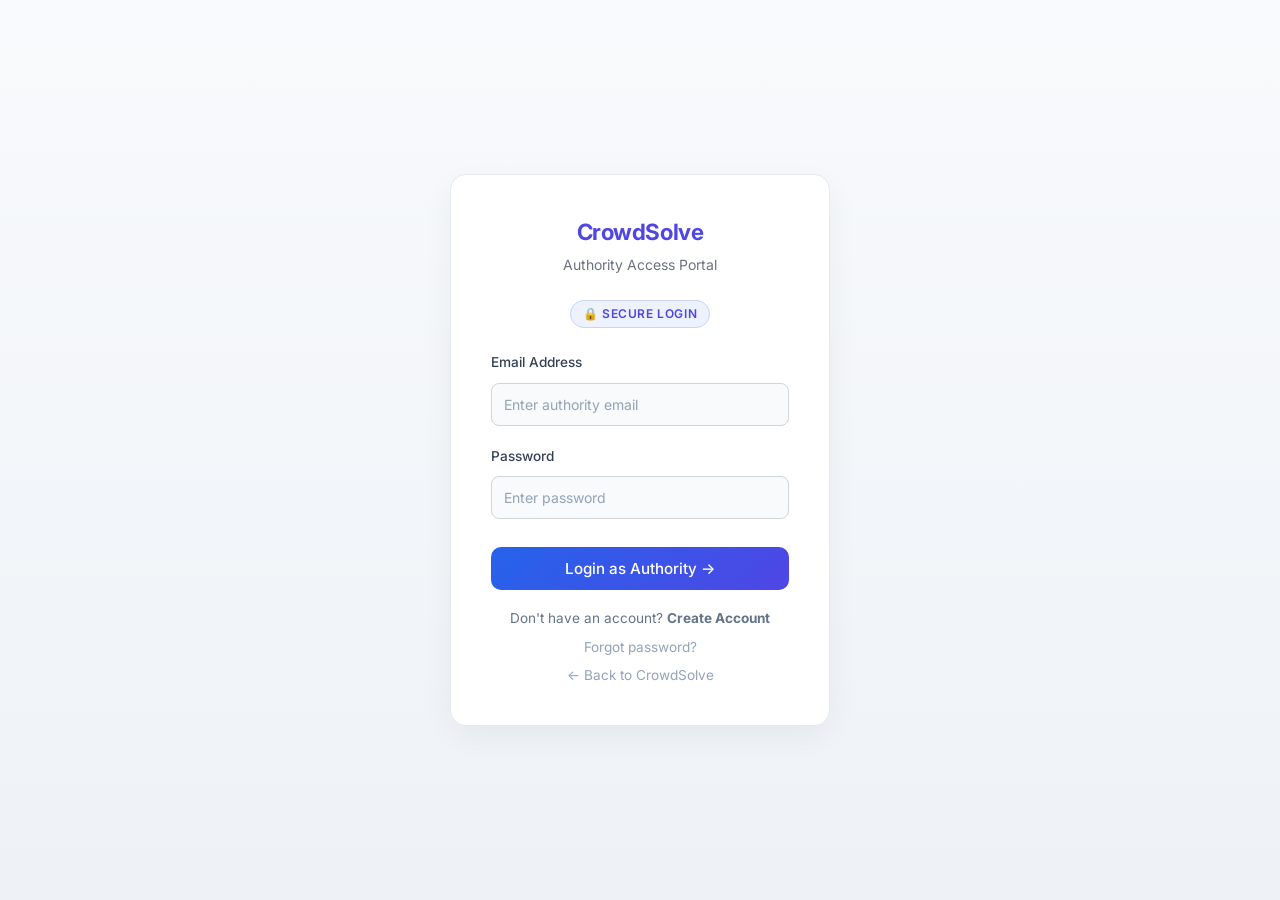
<file: frontend/authority_login.html>
<!DOCTYPE html>
<html lang="en">
<head>
    <meta charset="UTF-8">
    <meta name="viewport" content="width=device-width, initial-scale=1.0">
    <title>Authority Login - CrowdSolve</title>
    <link rel="stylesheet" href="style.css">
    <link href="https://fonts.googleapis.com/css2?family=Inter:wght@400;500;600&display=swap" rel="stylesheet">
    <style>
        body {
            font-family: 'Inter', sans-serif;
            background: linear-gradient(180deg, #f8fafc, #eef2f7);
            min-height: 100vh;
            display: flex;
            align-items: center;
            justify-content: center;
        }

        .login-card {
            background: white;
            padding: 40px;
            border-radius: 16px;
            width: 380px;
            border: 1px solid #e6eaf0;
            box-shadow: 0 10px 30px rgba(0,0,0,0.05);
        }

        .login-logo {
            font-size: 1.4rem;
            font-weight: 700;
            color: #4f46e5;
            text-align: center;
            margin-bottom: 6px;
            letter-spacing: -0.02em;
        }

        .login-subtitle {
            text-align: center;
            font-size: 14px;
            color: #6b7280;
            margin-bottom: 25px;
        }

        .login-field {
            margin-bottom: 4px;
        }

        .login-field label {
            display: block;
            font-size: 0.85rem;
            font-weight: 500;
            color: #334155;
            margin-bottom: 6px;
        }

        .login-field input {
            width: 100%;
            padding: 12px;
            border-radius: 8px;
            border: 1px solid #d1d5db;
            margin-top: 4px;
            margin-bottom: 16px;
            font-size: 14px;
            font-family: 'Inter', sans-serif;
            color: #0f172a;
            background: #f8fafc;
            outline: none;
            transition: border-color 0.2s ease, box-shadow 0.2s ease;
            box-sizing: border-box;
        }

        .login-field input:focus {
            border-color: #4f46e5;
            box-shadow: 0 0 0 3px rgba(79,70,229,0.12);
            background: white;
        }

        .login-field input::placeholder {
            color: #94a3b8;
        }

        .login-btn {
            width: 100%;
            padding: 12px;
            margin-top: 8px;
            background: linear-gradient(135deg, #2563eb, #4f46e5);
            color: white;
            border: none;
            border-radius: 10px;
            font-size: 0.95rem;
            font-weight: 500;
            cursor: pointer;
            font-family: 'Inter', sans-serif;
            transition: all 0.2s ease;
        }

        .login-btn:hover {
            transform: translateY(-1px);
            box-shadow: 0 8px 16px rgba(37,99,235,0.25);
        }

        .login-error {
            display: none;
            color: #dc2626;
            background: #fef2f2;
            border: 1px solid #fecaca;
            border-radius: 8px;
            padding: 10px 14px;
            font-size: 0.85rem;
            margin-top: 14px;
            text-align: center;
        }

        .back-link {
            display: block;
            text-align: center;
            margin-top: 20px;
            font-size: 0.85rem;
            color: #64748b;
            text-decoration: none;
            transition: color 0.2s;
        }

        .back-link:hover {
            color: #4f46e5;
        }

        .badge-authority {
            display: flex;
            align-items: center;
            justify-content: center;
            gap: 6px;
            margin-bottom: 24px;
        }

        .badge-authority span {
            font-size: 0.75rem;
            font-weight: 600;
            color: #4f46e5;
            background: #eef2ff;
            border: 1px solid #c7d2fe;
            padding: 4px 12px;
            border-radius: 999px;
            letter-spacing: 0.05em;
            text-transform: uppercase;
        }
    </style>

</head>
<body>
    <div class="login-card">
        <div class="login-logo">CrowdSolve</div>
        <p class="login-subtitle">Authority Access Portal</p>

        <div class="badge-authority">
            <span>🔒 Secure Login</span>
        </div>

        <div class="login-field">
            <label for="username">Email Address</label>
            <input type="email" id="username" placeholder="Enter authority email" autocomplete="off">
        </div>

        <div class="login-field">
            <label for="password">Password</label>
            <input type="password" id="password" placeholder="Enter password">
        </div>

        <button class="login-btn" id="loginBtn">Login as Authority →</button>

        <div class="login-error" id="loginError">
            ❌ Invalid email or password. Please try again.
        </div>

        <a href="authority_signup.html" class="back-link" style="margin-top:18px;">Don't have an account? <strong>Create Account</strong></a>
        <a href="forgot_password.html" class="back-link" style="margin-top:8px; color:#94a3b8;">Forgot password?</a>
        <a href="index.html" class="back-link" style="margin-top:8px; color:#94a3b8;">← Back to CrowdSolve</a>
    </div>

    <script>
        // If already logged in, redirect to dashboard
        if (localStorage.getItem("authority_logged_in") === "true") {
            window.location.href = "dashboard.html";
        }

        document.getElementById("loginBtn").addEventListener("click", async function () {
            const email = document.getElementById("username").value.trim();
            const password = document.getElementById("password").value.trim();
            const errorEl = document.getElementById("loginError");
            errorEl.style.display = "none";

            if (!email || !password) {
                errorEl.style.display = "block";
                return;
            }

            try {
                const response = await fetch("http://127.0.0.1:8000/authority/login", {
                    method: "POST",
                    headers: { "Content-Type": "application/json" },
                    body: JSON.stringify({ email, password })
                });

                const data = await response.json();

                if (response.ok && data.success) {
                    localStorage.setItem("authority_logged_in", "true");
                    localStorage.setItem("authority_name", data.name);
                    localStorage.setItem("authority_email", data.email);
                    localStorage.setItem("authority_department", data.department);
                    window.location.href = "dashboard.html";
                } else {
                    errorEl.style.display = "block";
                    document.getElementById("password").value = "";
                }
            } catch (err) {
                errorEl.textContent = "❌ Could not connect to the server.";
                errorEl.style.display = "block";
            }
        });

        // Allow pressing Enter to submit
        document.addEventListener("keydown", function (e) {
            if (e.key === "Enter") {
                document.getElementById("loginBtn").click();
            }
        });
    </script>
</body>
</html>
</file>
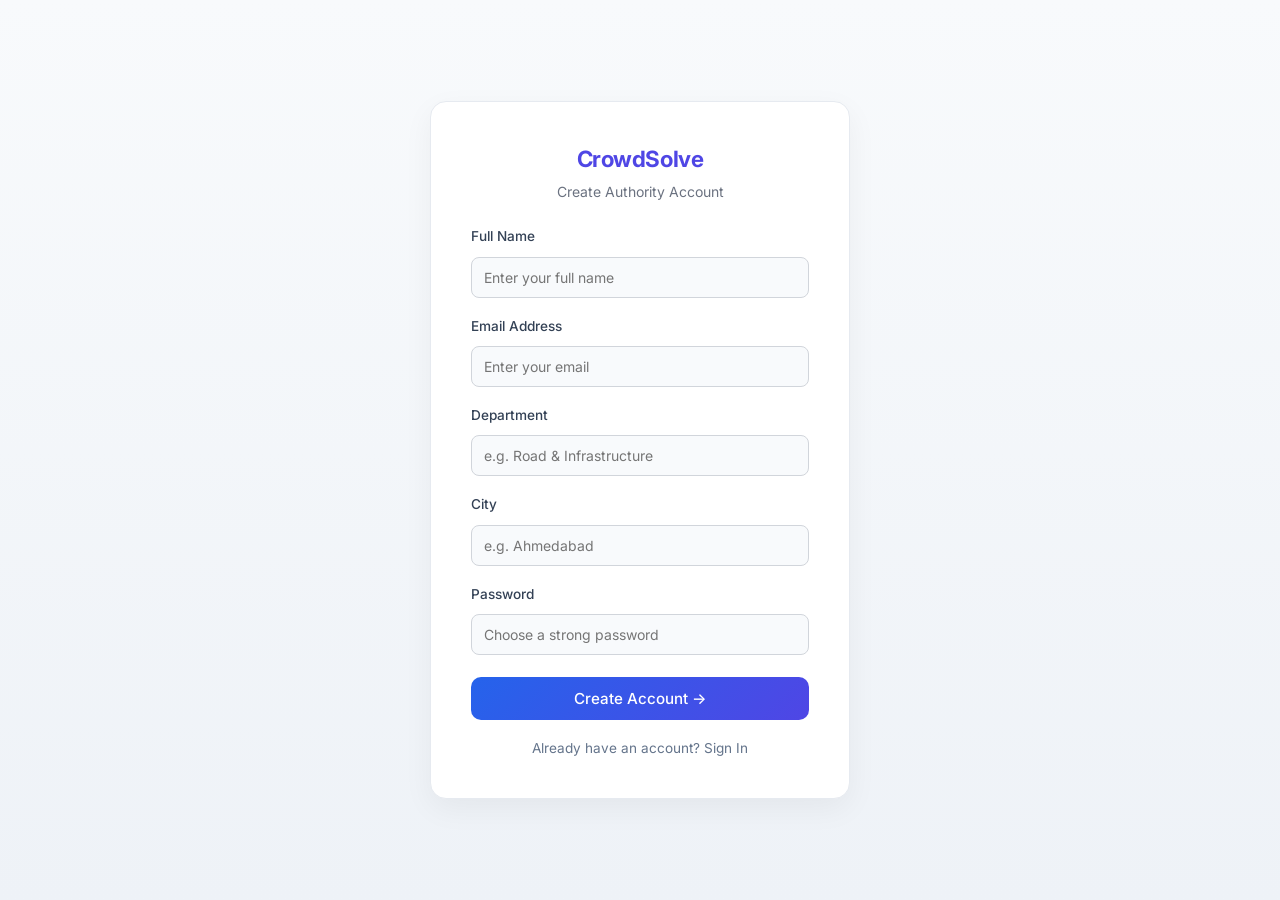
<file: frontend/authority_signup.html>
<!DOCTYPE html>
<html lang="en">
<head>
    <meta charset="UTF-8">
    <meta name="viewport" content="width=device-width, initial-scale=1.0">
    <title>Create Authority Account - CrowdSolve</title>
    <link rel="stylesheet" href="style.css">
    <link href="https://fonts.googleapis.com/css2?family=Inter:wght@400;500;600&display=swap" rel="stylesheet">
    <style>
        body {
            font-family: 'Inter', sans-serif;
            background: linear-gradient(180deg, #f8fafc, #eef2f7);
            min-height: 100vh;
            display: flex;
            align-items: center;
            justify-content: center;
        }
        .login-card {
            background: white;
            padding: 40px;
            border-radius: 16px;
            width: 420px;
            border: 1px solid #e6eaf0;
            box-shadow: 0 10px 30px rgba(0,0,0,0.05);
        }
        .login-logo { font-size: 1.4rem; font-weight: 700; color: #4f46e5; text-align: center; margin-bottom: 6px; letter-spacing: -0.02em; }
        .login-subtitle { text-align: center; font-size: 14px; color: #6b7280; margin-bottom: 24px; }
        .login-field { margin-bottom: 4px; }
        .login-field label { display: block; font-size: 0.85rem; font-weight: 500; color: #334155; margin-bottom: 6px; }
        .login-field input, .login-field select {
            width: 100%; padding: 11px 12px; border-radius: 8px; border: 1px solid #d1d5db;
            margin-top: 4px; margin-bottom: 14px; font-size: 14px; font-family: 'Inter', sans-serif;
            color: #0f172a; background: #f8fafc; outline: none; box-sizing: border-box;
            transition: border-color 0.2s ease, box-shadow 0.2s ease;
        }
        .login-field input:focus, .login-field select:focus {
            border-color: #4f46e5; box-shadow: 0 0 0 3px rgba(79,70,229,0.12); background: white;
        }
        .login-btn {
            width: 100%; padding: 12px; margin-top: 4px;
            background: linear-gradient(135deg, #2563eb, #4f46e5); color: white; border: none;
            border-radius: 10px; font-size: 0.95rem; font-weight: 500; cursor: pointer;
            font-family: 'Inter', sans-serif; transition: all 0.2s ease;
        }
        .login-btn:hover { transform: translateY(-1px); box-shadow: 0 8px 16px rgba(37,99,235,0.25); }
        .login-error {
            display: none; color: #dc2626; background: #fef2f2; border: 1px solid #fecaca;
            border-radius: 8px; padding: 10px 14px; font-size: 0.85rem; margin-top: 14px; text-align: center;
        }
        .login-success {
            display: none; color: #16a34a; background: #f0fdf4; border: 1px solid #bbf7d0;
            border-radius: 8px; padding: 10px 14px; font-size: 0.85rem; margin-top: 14px; text-align: center;
        }
        .back-link { display: block; text-align: center; margin-top: 18px; font-size: 0.85rem; color: #64748b; text-decoration: none; transition: color 0.2s; }
        .back-link:hover { color: #4f46e5; }
    </style>
</head>
<body>
    <div class="login-card">
        <div class="login-logo">CrowdSolve</div>
        <p class="login-subtitle">Create Authority Account</p>

        <div class="login-field">
            <label for="name">Full Name</label>
            <input type="text" id="name" placeholder="Enter your full name">
        </div>
        <div class="login-field">
            <label for="email">Email Address</label>
            <input type="email" id="email" placeholder="Enter your email">
        </div>
        <div class="login-field">
            <label for="department">Department</label>
            <input type="text" id="department" placeholder="e.g. Road &amp; Infrastructure">
        </div>
        <div class="login-field">
            <label for="city">City</label>
            <input type="text" id="city" placeholder="e.g. Ahmedabad">
        </div>
        <div class="login-field">
            <label for="password">Password</label>
            <input type="password" id="password" placeholder="Choose a strong password">
        </div>

        <button class="login-btn" id="signupBtn">Create Account →</button>

        <div class="login-error" id="signupError"></div>
        <div class="login-success" id="signupSuccess"></div>

        <a href="authority_login.html" class="back-link">Already have an account? Sign In</a>
    </div>

    <script src="script.js"></script>
</body>
</html>
</file>
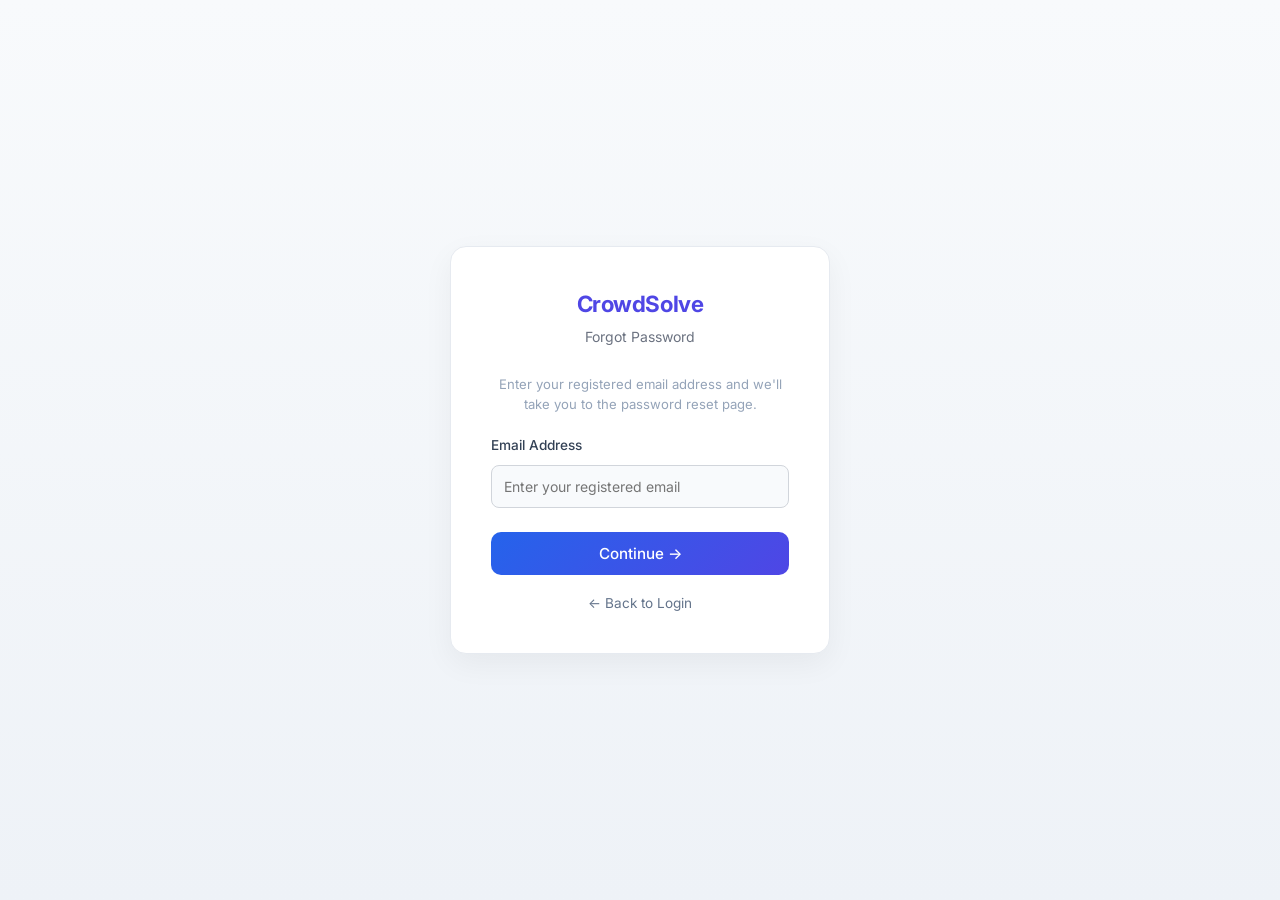
<file: frontend/forgot_password.html>
<!DOCTYPE html>
<html lang="en">
<head>
    <meta charset="UTF-8">
    <meta name="viewport" content="width=device-width, initial-scale=1.0">
    <title>Forgot Password - CrowdSolve</title>
    <link rel="stylesheet" href="style.css">
    <link href="https://fonts.googleapis.com/css2?family=Inter:wght@400;500;600&display=swap" rel="stylesheet">
    <style>
        body { font-family: 'Inter', sans-serif; background: linear-gradient(180deg, #f8fafc, #eef2f7); min-height: 100vh; display: flex; align-items: center; justify-content: center; }
        .login-card { background: white; padding: 40px; border-radius: 16px; width: 380px; border: 1px solid #e6eaf0; box-shadow: 0 10px 30px rgba(0,0,0,0.05); }
        .login-logo { font-size: 1.4rem; font-weight: 700; color: #4f46e5; text-align: center; margin-bottom: 6px; letter-spacing: -0.02em; }
        .login-subtitle { text-align: center; font-size: 14px; color: #6b7280; margin-bottom: 28px; }
        .login-field { margin-bottom: 4px; }
        .login-field label { display: block; font-size: 0.85rem; font-weight: 500; color: #334155; margin-bottom: 6px; }
        .login-field input { width: 100%; padding: 12px; border-radius: 8px; border: 1px solid #d1d5db; margin-top: 4px; margin-bottom: 16px; font-size: 14px; font-family: 'Inter', sans-serif; color: #0f172a; background: #f8fafc; outline: none; box-sizing: border-box; transition: border-color 0.2s ease; }
        .login-field input:focus { border-color: #4f46e5; box-shadow: 0 0 0 3px rgba(79,70,229,0.12); background: white; }
        .login-btn { width: 100%; padding: 12px; margin-top: 4px; background: linear-gradient(135deg, #2563eb, #4f46e5); color: white; border: none; border-radius: 10px; font-size: 0.95rem; font-weight: 500; cursor: pointer; font-family: 'Inter', sans-serif; transition: all 0.2s ease; }
        .login-btn:hover { transform: translateY(-1px); box-shadow: 0 8px 16px rgba(37,99,235,0.25); }
        .login-error { display: none; color: #dc2626; background: #fef2f2; border: 1px solid #fecaca; border-radius: 8px; padding: 10px 14px; font-size: 0.85rem; margin-top: 14px; text-align: center; }
        .back-link { display: block; text-align: center; margin-top: 18px; font-size: 0.85rem; color: #64748b; text-decoration: none; transition: color 0.2s; }
        .back-link:hover { color: #4f46e5; }
        .hint { font-size: 0.82rem; color: #94a3b8; text-align: center; margin-bottom: 20px; }
    </style>
</head>
<body>
    <div class="login-card">
        <div class="login-logo">CrowdSolve</div>
        <p class="login-subtitle">Forgot Password</p>
        <p class="hint">Enter your registered email address and we'll take you to the password reset page.</p>

        <div class="login-field">
            <label for="email">Email Address</label>
            <input type="email" id="email" placeholder="Enter your registered email">
        </div>

        <button class="login-btn" id="continueBtn">Continue →</button>
        <div class="login-error" id="fpError"></div>

        <a href="authority_login.html" class="back-link">← Back to Login</a>
    </div>

    <script>
        document.getElementById("continueBtn").addEventListener("click", async function () {
            const email = document.getElementById("email").value.trim();
            const errorEl = document.getElementById("fpError");
            errorEl.style.display = "none";

            if (!email) {
                errorEl.textContent = "Please enter your email address.";
                errorEl.style.display = "block";
                return;
            }

            try {
                const response = await fetch("http://127.0.0.1:8000/authority/check-email", {
                    method: "POST",
                    headers: { "Content-Type": "application/json" },
                    body: JSON.stringify({ email, password: "" })
                });

                if (response.ok) {
                    window.location.href = `reset_password.html?email=${encodeURIComponent(email)}`;
                } else {
                    errorEl.textContent = "❌ No authority account found with this email.";
                    errorEl.style.display = "block";
                }
            } catch (err) {
                errorEl.textContent = "❌ Could not connect to the server.";
                errorEl.style.display = "block";
            }
        });

        document.addEventListener("keydown", e => {
            if (e.key === "Enter") document.getElementById("continueBtn").click();
        });
    </script>
</body>
</html>
</file>
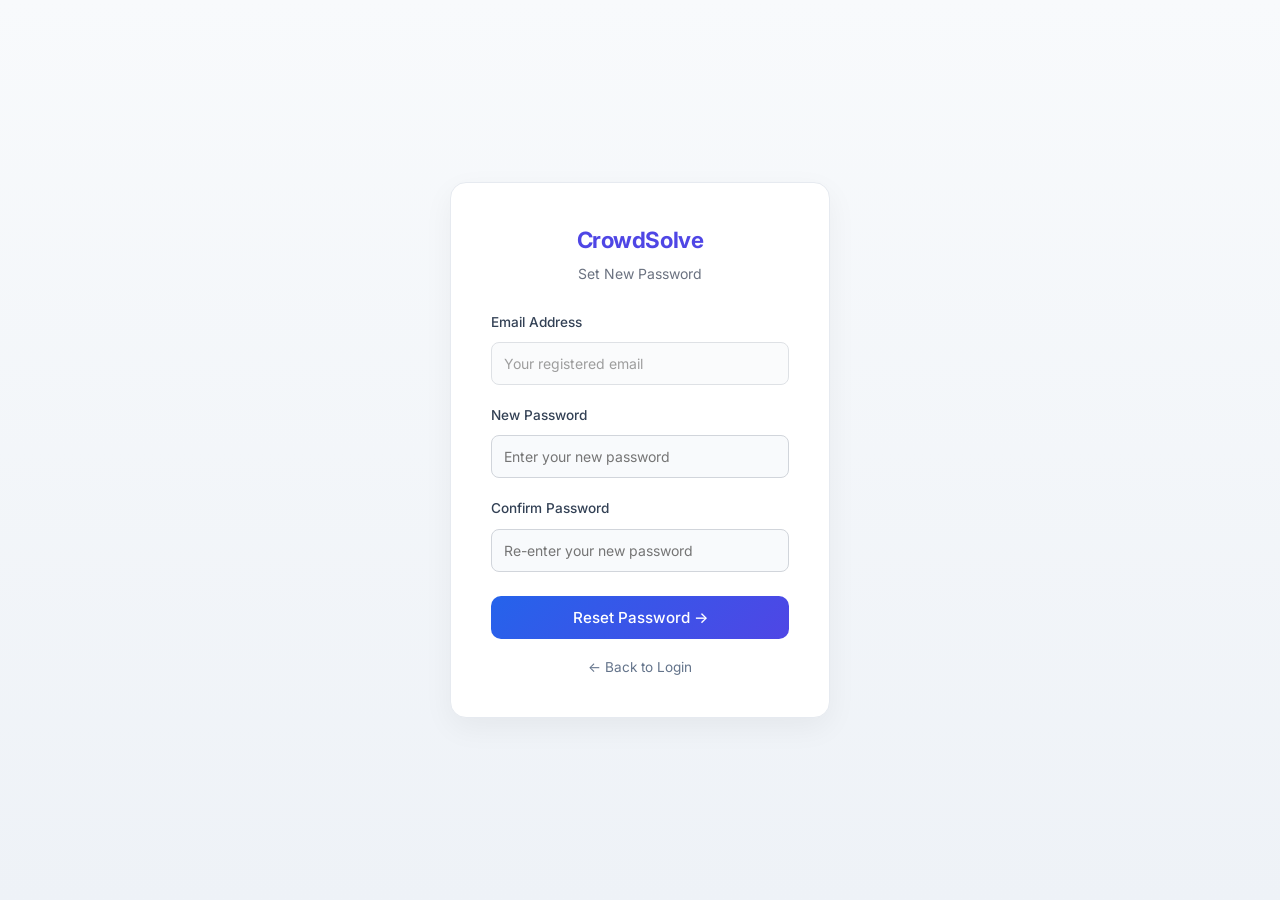
<file: frontend/reset_password.html>
<!DOCTYPE html>
<html lang="en">
<head>
    <meta charset="UTF-8">
    <meta name="viewport" content="width=device-width, initial-scale=1.0">
    <title>Reset Password - CrowdSolve</title>
    <link rel="stylesheet" href="style.css">
    <link href="https://fonts.googleapis.com/css2?family=Inter:wght@400;500;600&display=swap" rel="stylesheet">
    <style>
        body { font-family: 'Inter', sans-serif; background: linear-gradient(180deg, #f8fafc, #eef2f7); min-height: 100vh; display: flex; align-items: center; justify-content: center; }
        .login-card { background: white; padding: 40px; border-radius: 16px; width: 380px; border: 1px solid #e6eaf0; box-shadow: 0 10px 30px rgba(0,0,0,0.05); }
        .login-logo { font-size: 1.4rem; font-weight: 700; color: #4f46e5; text-align: center; margin-bottom: 6px; letter-spacing: -0.02em; }
        .login-subtitle { text-align: center; font-size: 14px; color: #6b7280; margin-bottom: 28px; }
        .login-field { margin-bottom: 4px; }
        .login-field label { display: block; font-size: 0.85rem; font-weight: 500; color: #334155; margin-bottom: 6px; }
        .login-field input { width: 100%; padding: 12px; border-radius: 8px; border: 1px solid #d1d5db; margin-top: 4px; margin-bottom: 16px; font-size: 14px; font-family: 'Inter', sans-serif; color: #0f172a; background: #f8fafc; outline: none; box-sizing: border-box; transition: border-color 0.2s ease; }
        .login-field input:focus { border-color: #4f46e5; box-shadow: 0 0 0 3px rgba(79,70,229,0.12); background: white; }
        .login-btn { width: 100%; padding: 12px; margin-top: 4px; background: linear-gradient(135deg, #2563eb, #4f46e5); color: white; border: none; border-radius: 10px; font-size: 0.95rem; font-weight: 500; cursor: pointer; font-family: 'Inter', sans-serif; transition: all 0.2s ease; }
        .login-btn:hover { transform: translateY(-1px); box-shadow: 0 8px 16px rgba(37,99,235,0.25); }
        .login-error { display: none; color: #dc2626; background: #fef2f2; border: 1px solid #fecaca; border-radius: 8px; padding: 10px 14px; font-size: 0.85rem; margin-top: 14px; text-align: center; }
        .login-success { display: none; color: #16a34a; background: #f0fdf4; border: 1px solid #bbf7d0; border-radius: 8px; padding: 10px 14px; font-size: 0.85rem; margin-top: 14px; text-align: center; }
        .back-link { display: block; text-align: center; margin-top: 18px; font-size: 0.85rem; color: #64748b; text-decoration: none; transition: color 0.2s; }
        .back-link:hover { color: #4f46e5; }
    </style>
</head>
<body>
    <div class="login-card">
        <div class="login-logo">CrowdSolve</div>
        <p class="login-subtitle">Set New Password</p>

        <div class="login-field">
            <label for="email">Email Address</label>
            <input type="email" id="email" placeholder="Your registered email" readonly style="opacity:0.7; cursor:not-allowed;">
        </div>
        <div class="login-field">
            <label for="new_password">New Password</label>
            <input type="password" id="new_password" placeholder="Enter your new password">
        </div>
        <div class="login-field">
            <label for="confirm_password">Confirm Password</label>
            <input type="password" id="confirm_password" placeholder="Re-enter your new password">
        </div>

        <button class="login-btn" id="resetBtn">Reset Password →</button>
        <div class="login-error" id="resetError"></div>
        <div class="login-success" id="resetSuccess"></div>

        <a href="authority_login.html" class="back-link">← Back to Login</a>
    </div>

    <script>
        // Pre-fill email from URL query param
        const params = new URLSearchParams(window.location.search);
        const email = params.get("email") || "";
        document.getElementById("email").value = email;

        document.getElementById("resetBtn").addEventListener("click", async function () {
            const email = document.getElementById("email").value.trim();
            const new_password = document.getElementById("new_password").value.trim();
            const confirm = document.getElementById("confirm_password").value.trim();
            const errorEl = document.getElementById("resetError");
            const successEl = document.getElementById("resetSuccess");

            errorEl.style.display = "none";
            successEl.style.display = "none";

            if (!new_password || !confirm) {
                errorEl.textContent = "Please fill in all fields.";
                errorEl.style.display = "block";
                return;
            }

            if (new_password !== confirm) {
                errorEl.textContent = "❌ Passwords do not match.";
                errorEl.style.display = "block";
                return;
            }

            try {
                const response = await fetch("http://127.0.0.1:8000/authority/reset-password", {
                    method: "POST",
                    headers: { "Content-Type": "application/json" },
                    body: JSON.stringify({ email, new_password })
                });

                const data = await response.json();

                if (response.ok) {
                    successEl.textContent = "✅ Password updated! Redirecting to login...";
                    successEl.style.display = "block";
                    setTimeout(() => window.location.href = "authority_login.html", 1800);
                } else {
                    errorEl.textContent = "❌ " + (data.detail || "Reset failed.");
                    errorEl.style.display = "block";
                }
            } catch (err) {
                errorEl.textContent = "❌ Could not connect to the server.";
                errorEl.style.display = "block";
            }
        });

        document.addEventListener("keydown", e => {
            if (e.key === "Enter") document.getElementById("resetBtn").click();
        });
    </script>
</body>
</html>
</file>
<file: frontend/style.css>
/* General */
* {
    margin: 0;
    padding: 0;
    box-sizing: border-box;
}

body {
    font-family: inherit;
    background: linear-gradient(180deg, #f8fafc 0%, #eef2f7 100%);
    color: #171717;
    line-height: 1.5;
    -webkit-font-smoothing: antialiased;
    overflow-x: hidden;
}

#particles-bg {
    position: fixed;
    width: 100%;
    height: 100%;
    top: 0;
    left: 0;
    z-index: -1;
}

.aurora {
    position: fixed;
    width: 100%;
    height: 100%;
    z-index: -3;
    background:
        radial-gradient(circle at 20% 30%, rgba(79,70,229,0.15), transparent 40%),
        radial-gradient(circle at 80% 70%, rgba(99,102,241,0.15), transparent 40%);
    filter: blur(80px);
    animation: auroraMove 12s ease-in-out infinite alternate;
}

@keyframes auroraMove {
    0% { transform: translateY(0px) }
    100% { transform: translateY(-60px) }
}

.grid-bg {
    position: fixed;
    top: 0;
    left: 0;
    width: 100%;
    height: 100%;
    z-index: -2;
    background-image:
        linear-gradient(rgba(99,102,241,0.08) 1px, transparent 1px),
        linear-gradient(90deg, rgba(99,102,241,0.08) 1px, transparent 1px);
    background-size: 60px 60px;
    mask-image: radial-gradient(circle at center, black 40%, transparent 90%);
    -webkit-mask-image: radial-gradient(circle at center, black 40%, transparent 90%);
    animation: gridMove 20s linear infinite;
}

@keyframes gridMove {
    0% {
        transform: translateY(0px);
    }
    100% {
        transform: translateY(60px);
    }
}



/* Navbar & Sidebar */
.app-layout {
    display: flex;
    min-height: 100vh;
}

.sidebar {
    width: 240px;
    background: linear-gradient(180deg,#0f172a,#1e293b);
    color: white;
    position: fixed;
    top: 0;
    left: 0;
    height: 100vh;
    padding: 2rem 1rem;
    display: flex;
    flex-direction: column;
    z-index: 1000;
}

.sidebar-logo {
    font-size: 1.15rem;
    font-weight: 600;
    text-decoration: none;
    color: white;
    margin-bottom: 2.5rem;
    letter-spacing: -0.01em;
    display: block;
    padding-left: 0.5rem;
}

.sidebar-nav {
    list-style: none;
    display: flex;
    flex-direction: column;
    gap: 0.5rem;
}

.sidebar-nav li a {
    color: #cbd5f5;
    text-decoration: none;
    font-weight: 500;
    font-size: 0.9rem;
    padding: 0.5rem 0.75rem;
    border-radius: 6px;
    display: block;
    transition: all 0.15s ease;
}

.sidebar-nav li a:hover,
.sidebar-nav li a.active {
    background: rgba(255,255,255,0.08);
    border-radius: 10px;
}

.main-content {
    flex: 1;
    margin-left: 240px;
    padding: 3rem 4rem;
    background-color: #fafafa;
    min-height: 100vh;
    max-width: 1200px;
}

/* Old Navbar (Keeping for Index Page only if needed, but making layout flexible) */
.navbar {
    background-color: #0f172a;
    display: flex;
    justify-content: space-between;
    align-items: center;
    padding: 1.25rem 5%;
    width: 100%;
}

.logo a {
    color: #ffffff;
    font-size: 1.5rem;
    font-weight: 700;
    text-decoration: none;
    letter-spacing: -0.025em;
}

.nav-links {
    list-style: none;
    display: flex;
    gap: 2rem;
}

.nav-links a {
    color: #cbd5e1;
    text-decoration: none;
    font-weight: 500;
    transition: color 0.2s ease;
}

.nav-links a:hover {
    color: #3b82f6;
}

/* Hero Section */
.hero {
    text-align: center;
    padding: 80px 20px 40px 20px;
    max-width: 800px;
    margin: 0 auto;
    animation: fadeIn 1.2s ease;
    position: relative;
    z-index: 2;
}

@keyframes fadeIn {
    0% { opacity: 0; transform: translateY(20px) }
    100% { opacity: 1; transform: translateY(0) }
}

.hero-card {
    background: transparent;
    backdrop-filter: none;
    border-radius: 0;
    padding: 0;
    box-shadow: none;
}

.hero h1 {
    font-size: 3.5rem;
    font-weight: 800;
    color: #0f172a;
    margin-bottom: 1.5rem;
    line-height: 1.1;
    letter-spacing: -0.025em;
    text-shadow: 0 5px 40px rgba(80,120,255,0.15);
}

.subheading {
    font-size: 1.25rem;
    color: #64748b;
    margin-bottom: 20px;
    max-width: 600px;
    margin-left: auto;
    margin-right: auto;
}

/* Buttons */
.cta-buttons {
    display: flex;
    justify-content: center;
    gap: 1rem;
}

.hero-btn {
    background: linear-gradient(135deg, #2563eb, #4f46e5);
    color: white;
    border: none;
    padding: 12px 24px;
    border-radius: 10px;
    font-weight: 500;
    transition: all .2s ease;
    text-decoration: none;
    display: inline-block;
    cursor: pointer;
}

.hero-btn:hover {
    transform: translateY(-2px);
    box-shadow: 0 10px 20px rgba(37,99,235,0.35);
}

.btn {
    display: inline-block;
    padding: 0.75rem 1.5rem;
    border-radius: 6px;
    font-weight: 500;
    text-decoration: none;
    transition: all 0.15s ease;
    cursor: pointer;
    font-size: 0.95rem;
}

.btn-primary {
    background-color: #171717;
    color: #ffffff;
    border: 1px solid #171717;
    box-shadow: 0 1px 2px rgba(0,0,0,0.05);
}

.btn-primary:hover {
    background-color: #333;
    border-color: #333;
}

.btn-secondary {
    background-color: transparent;
    color: #171717;
    border: 1px solid #eaeaea;
}

.btn-secondary:hover {
    background-color: #fafafa;
    border-color: #ddd;
}

/* Features Section */
.features {
    display: grid;
    grid-template-columns: repeat(3, 1fr);
    gap: 20px;
    padding: 60px 5% 6rem;
    max-width: 1400px;
    margin: 0 auto;
}

.feature-card {
    background-color: #ffffff;
    padding: 20px;
    border-radius: 1rem;
    box-shadow: 0 4px 6px -1px rgba(0, 0, 0, 0.05), 0 2px 4px -2px rgba(0, 0, 0, 0.05);
    transition: transform 0.3s ease, box-shadow 0.3s ease;
    border: 1px solid #f1f5f9;
}

.feature-card:hover {
    transform: translateY(-8px);
    box-shadow: 0 20px 25px -5px rgba(0, 0, 0, 0.1), 0 8px 10px -6px rgba(0, 0, 0, 0.1);
}

.feature-card h3 {
    color: #0f172a;
    font-size: 1.25rem;
    font-weight: 700;
    margin-bottom: 1rem;
}

.feature-card p {
    color: #64748b;
    line-height: 1.6;
}

/* Responsive */
@media (max-width: 768px) {
    .features {
        grid-template-columns: 1fr;
    }
    .hero h1 {
        font-size: 2.5rem;
    }
    .nav-links {
        display: none; /* Simple mobile nav hiding for now */
    }
}

/* --- Added for Form Pages (report.html & issues.html) --- */

.page-container {
    padding: 4rem 1rem;
    max-width: 800px;
    margin: 0 auto;
}

.form-card {
    background-color: #ffffff;
    padding: 3rem;
    border-radius: 1rem;
    box-shadow: 0 10px 15px -3px rgba(0, 0, 0, 0.1), 0 4px 6px -2px rgba(0, 0, 0, 0.05);
    border: 1px solid #e2e8f0;
}

.form-card h2 {
    font-size: 1.5rem;
    font-weight: 600;
    color: #171717;
    margin-bottom: 0.5rem;
    text-align: center;
    letter-spacing: -0.01em;
}

.form-subtitle {
    text-align: center;
    color: #64748b;
    margin-bottom: 2.5rem;
}

.form-group {
    margin-bottom: 1.5rem;
    display: flex;
    flex-direction: column;
}

.form-group label {
    font-weight: 600;
    color: #334155;
    margin-bottom: 0.5rem;
    font-size: 0.95rem;
}

.form-group input[type="text"],
.form-group textarea {
    width: 100%;
    padding: 0.875rem 1rem;
    border: 1px solid #cbd5e1;
    border-radius: 0.5rem;
    font-family: 'Inter', sans-serif;
    font-size: 1rem;
    color: #0f172a;
    transition: all 0.2s ease;
    background-color: #f8fafc;
}

.form-group input[type="text"]:focus,
.form-group textarea:focus {
    outline: none;
    border-color: #3b82f6;
    box-shadow: 0 0 0 3px rgba(59, 130, 246, 0.2);
    background-color: #ffffff;
}

.form-group input::placeholder,
.form-group textarea::placeholder {
    color: #94a3b8;
}

.file-input {
    padding: 0.5rem 0;
    color: #475569;
    font-size: 0.95rem;
}

.file-input::file-selector-button {
    font-weight: 500;
    color: #2563eb;
    background-color: #eff6ff;
    border: 1px solid #bfdbfe;
    padding: 0.5rem 1rem;
    border-radius: 0.375rem;
    cursor: pointer;
    transition: all 0.2s ease;
    margin-right: 1rem;
    font-family: inherit;
}

.file-input::file-selector-button:hover {
    background-color: #dbeafe;
}

.submit-btn {
    width: 100%;
    margin-top: 1rem;
    padding: 1rem;
    font-size: 1.1rem;
}

.nav-links a.active {
    color: #3b82f6;
}

/* Modal Styling */
.modal-overlay {
    position: fixed;
    top: 0;
    left: 0;
    width: 100%;
    height: 100%;
    background: rgba(15, 23, 42, 0.7);
    backdrop-filter: blur(5px);
    display: flex;
    justify-content: center;
    align-items: center;
    z-index: 2000;
    opacity: 0;
    visibility: hidden;
    transition: all 0.3s ease;
}

.modal-overlay.active {
    opacity: 1;
    visibility: visible;
}

.modal-content {
    background: #fff;
    padding: 1.5rem;
    border-radius: 16px;
    max-width: 600px;
    width: 90%;
    box-shadow: 0 20px 25px -5px rgba(0, 0, 0, 0.1), 0 8px 10px -6px rgba(0, 0, 0, 0.1);
    position: relative;
    transform: translateY(20px);
    transition: all 0.3s ease;
}

.modal-overlay.active .modal-content {
    transform: translateY(0);
}

.close-modal {
    position: absolute;
    top: 10px;
    right: 15px;
    font-size: 1.5rem;
    cursor: pointer;
    color: #64748b;
    transition: color 0.2s;
}

.close-modal:hover {
    color: #0f172a;
}

.modal-image {
    width: 100%;
    border-radius: 12px;
    max-height: 70vh;
    object-fit: contain;
}

/* --- Added for Issues Dashboard (issues.html) --- */

.dashboard-header {
    text-align: center;
    margin-bottom: 3rem;
}

.dashboard-recent {
    margin-top: 40px;
}

.issues-grid {
    display: grid;
    grid-template-columns: repeat(auto-fill, minmax(320px, 1fr));
    gap: 1.25rem;
}

.issue-card {
    background: white;
    border-radius: 16px;
    border: 1px solid #e6eaf0;
    box-shadow: 0 10px 30px rgba(0,0,0,0.05);
    padding: 20px;
    transition: all 0.25s ease;
    display: flex;
    flex-direction: column;
}

.issue-card:hover {
    transform: translateY(-6px);
    box-shadow: 0 20px 40px rgba(0,0,0,0.08);
}

.issue-header {
    display: flex;
    justify-content: space-between;
    align-items: flex-start;
    margin-bottom: 0.75rem;
    gap: 1rem;
}

.issue-title {
    font-size: 1rem;
    color: #171717;
    font-weight: 600;
    line-height: 1.3;
}

.status-badge {
    padding: 0.15rem 0.5rem;
    border-radius: 4px;
    font-size: 0.75rem;
    font-weight: 600;
    text-transform: uppercase;
    letter-spacing: 0.04em;
    white-space: nowrap;
}

.status-pending {
    background: #fef3c7;
    color: #92400e;
    padding: 4px 10px;
    border-radius: 999px;
}

.status-reported {
    background: #e2e8f0;
    color: #475569;
    padding: 4px 10px;
    border-radius: 999px;
}

.status-assigned {
    background: #dbeafe;
    color: #1e40af;
    padding: 4px 10px;
    border-radius: 999px;
}

.status-inprogress {
    background: #fef3c7;
    color: #92400e;
    padding: 4px 10px;
    border-radius: 999px;
}

.status-resolved {
    background: #dcfce7;
    color: #166534;
    padding: 4px 10px;
    border-radius: 999px;
}

.issue-location {
    font-size: 0.85rem;
    color: #666;
    margin-bottom: 0.75rem;
    display: flex;
    align-items: center;
    font-weight: 500;
}

.issue-description {
    color: #444;
    font-size: 0.9rem;
    line-height: 1.5;
    margin-top: auto; 
}

.support-count {
    display: inline-flex;
    align-items: center;
    gap: 4px;
    margin-top: 8px;
    font-size: 0.8rem;
    font-weight: 600;
    color: #4f46e5;
    background: #eef2ff;
    border: 1px solid #c7d2fe;
    border-radius: 999px;
    padding: 3px 10px;
    width: fit-content;
}


/* Filter Section */
.filters {
    display: flex;
    justify-content: center;
    gap: 10px;
    margin: 20px 0;
}

.filters button {
    padding: 6px 14px;
    border-radius: 6px;
    border: 1px solid #eaeaea;
    background: #ffffff;
    color: #666;
    font-weight: 500;
    font-size: 0.85rem;
    cursor: pointer;
    transition: all 0.15s ease;
}

.filters button:hover {
    background: #fafafa;
    color: #171717;
}

.filters button.active {
    background: #171717;
    color: white;
    border-color: #171717;
    box-shadow: 0 1px 2px rgba(0,0,0,0.05);
}

/* Statistics Section */
.stats {
    display: flex;
    justify-content: center;
    gap: 30px;
    margin-bottom: 30px;
    flex-wrap: wrap;
}

.stat-card {
    background: white;
    border-radius: 16px;
    border: 1px solid #e6eaf0;
    box-shadow: 0 10px 30px rgba(0,0,0,0.05);
    padding: 20px;
    text-align: left;
    min-width: 200px;
    transition: all 0.25s ease;
}

.stat-card:hover {
    transform: translateY(-6px);
    box-shadow: 0 20px 40px rgba(0,0,0,0.08);
}

.stat-card h3 {
    font-size: 28px;
    font-weight: 600;
    color: #171717;
    margin-bottom: 0.25rem;
    letter-spacing: -0.02em;
}

.stat-card p {
    color: #666;
    font-weight: 500;
    font-size: 0.85rem;
    text-transform: uppercase;
    letter-spacing: 0.05em;
}

/* Search Section */
.search-container {
    display: flex;
    justify-content: center;
    margin: 20px 0;
}

#issue-search {
    width: 400px;
    padding: 10px 15px;
    border-radius: 25px;
    border: 1px solid #d1d5db;
    outline: none;
    font-size: 14px;
    transition: box-shadow 0.2s ease;
}

#issue-search:focus {
    box-shadow: 0 0 0 3px rgba(37,99,235,0.2);
    border-color: #2563eb;
}

/* Analytics Chart */
.chart-container {
    display: flex;
    justify-content: center;
    align-items: center;
    width: 100%;
    max-width: 600px;
    margin: 40px auto;
    background: white;
    padding: 20px;
    border-radius: 16px;
    box-shadow: 0 8px 24px rgba(0,0,0,0.05);
    border: 1px solid #e5e7eb;
}

#issuesChart {
    max-width: 420px;
    max-height: 420px;
    margin: auto;
}

/* Map Section */
.map-container {
    width: 700px;
    margin: 40px auto;
    text-align: center;
}

#issuesMap {
    height: 70vh;
    border-radius: 12px;
    margin-top: 15px;
    box-shadow: 0 4px 12px rgba(0,0,0,0.08);
}

/* AI Analysis Labels */
.ai-analysis {
    display: flex;
    gap: 8px;
    margin-top: 12px;
    flex-wrap: wrap;
}

.ai-label {
    font-size: 0.75rem;
    color: #666;
    background: #fafafa;
    border: 1px solid #eaeaea;
    border-radius: 4px;
    padding: 2px 8px;
}

.ai-label strong {
    color: #171717;
    font-weight: 500;
}

/* AI Tag Styles */
.issue-category {
    font-weight: 600;
    color: #2563eb;
    margin-top: 5px;
}

.issue-severity {
    font-weight: 600;
}

.severity-high {
    color: #dc2626;
}

.severity-medium {
    color: #f59e0b;
}

.severity-low {
    color: #16a34a;
}

.evidence-btn {
    margin-top: 10px;
    background: #f1f5f9;
    color: #171717;
    border: 1px solid #e2e8f0;
    padding: 4px 12px;
    border-radius: 8px;
    cursor: pointer;
    font-size: 0.85rem;
    font-weight: 500;
    transition: all 0.15s ease;
}

.evidence-btn:hover {
    background: #e2e8f0;
    border-color: #cbd5e1;
}

.evidence-container {
    margin-top: 12px;
}

.issue-image {
    width: 100%;
    border-radius: 10px;
    max-height: 220px;
    object-fit: cover;
    border: 1px solid #e2e8f0;
}

/* Resolve Button Specifics */
.resolve-btn {
    background: linear-gradient(135deg, #2563eb, #4f46e5);
    color: white !important;
    border: none;
    border-radius: 10px;
    padding: 10px 18px;
    font-weight: 500;
    transition: all 0.2s ease;
    cursor: pointer;
}

.resolve-btn:hover {
    transform: translateY(-1px);
    box-shadow: 0 6px 16px rgba(37,99,235,0.4);
}

/* Status Timeline */
.status-timeline {
    display: flex;
    justify-content: space-between;
    align-items: center;
    margin: 15px 0;
    position: relative;
    padding: 0 10px;
}

.status-timeline::before {
    content: '';
    position: absolute;
    top: 50%;
    left: 10px;
    right: 10px;
    height: 2px;
    background: #e2e8f0;
    z-index: 1;
    transform: translateY(-50%);
}

.status-step {
    position: relative;
    z-index: 2;
    background: white;
    padding: 4px 10px;
    border-radius: 12px;
    font-size: 0.75rem;
    font-weight: 600;
    color: #94a3b8;
    border: 2px solid #e2e8f0;
    transition: all 0.3s ease;
}

.status-step.active {
    color: #2563eb;
    border-color: #2563eb;
    background: #eff6ff;
    box-shadow: 0 0 0 4px rgba(37,99,235,0.1);
}

.status-step.completed {
    color: #16a34a;
    border-color: #16a34a;
    background: #dcfce7;
}

/* How CrowdSolve Works Section */
.how-it-works {
    text-align: center;
    padding: 60px 20px;
    margin-top: -40px;
}

.how-it-works h2 {
    font-size: 32px;
    margin-bottom: 10px;
}

.section-subtitle {
    color: #6b7280;
    margin-bottom: 40px;
}

.steps {
    display: grid;
    grid-template-columns: repeat(3, 1fr);
    gap: 30px;
    max-width: 1000px;
    margin: auto;
}

.step {
    background: white;
    border-radius: 14px;
    padding: 25px;
    box-shadow: 0 10px 30px rgba(0,0,0,0.05);
}

.step-icon {
    font-size: 32px;
    margin-bottom: 10px;
}

/* ===== NOTIFICATION BELL ===== */
#notif-bell-container {
    position: fixed;
    top: 1rem;
    right: 1.5rem;
    z-index: 9999;
}

#notif-bell-btn {
    background: #fff;
    border: 1px solid #e2e8f0;
    border-radius: 50%;
    width: 44px;
    height: 44px;
    font-size: 1.3rem;
    cursor: pointer;
    box-shadow: 0 4px 12px rgba(0,0,0,0.10);
    position: relative;
    display: flex;
    align-items: center;
    justify-content: center;
    transition: transform 0.15s ease, box-shadow 0.15s ease;
}

#notif-bell-btn:hover {
    transform: scale(1.08);
    box-shadow: 0 8px 20px rgba(0,0,0,0.13);
}

#notif-badge {
    position: absolute;
    top: -4px;
    right: -4px;
    background: #ef4444;
    color: white;
    font-size: 0.65rem;
    font-weight: 700;
    min-width: 18px;
    height: 18px;
    border-radius: 999px;
    display: flex;
    align-items: center;
    justify-content: center;
    padding: 0 4px;
    animation: notifPulse 1.5s infinite;
}

@keyframes notifPulse {
    0%, 100% { transform: scale(1); }
    50% { transform: scale(1.15); }
}

#notif-dropdown {
    display: none;
    position: absolute;
    top: 52px;
    right: 0;
    width: 320px;
    background: #fff;
    border: 1px solid #e2e8f0;
    border-radius: 14px;
    box-shadow: 0 20px 40px rgba(0,0,0,0.12);
    overflow: hidden;
}

#notif-dropdown.open {
    display: block;
    animation: dropdownFade 0.18s ease;
}

@keyframes dropdownFade {
    from { opacity: 0; transform: translateY(-8px); }
    to   { opacity: 1; transform: translateY(0); }
}

.notif-header {
    display: flex;
    justify-content: space-between;
    align-items: center;
    padding: 0.75rem 1rem;
    border-bottom: 1px solid #f1f5f9;
    font-weight: 600;
    font-size: 0.9rem;
    color: #0f172a;
}

#notif-mark-all {
    background: none;
    border: none;
    color: #3b82f6;
    font-size: 0.78rem;
    cursor: pointer;
    font-weight: 500;
}

#notif-mark-all:hover { text-decoration: underline; }

#notif-list {
    max-height: 340px;
    overflow-y: auto;
}

.notif-item {
    padding: 0.75rem 1rem;
    border-bottom: 1px solid #f8fafc;
    font-size: 0.83rem;
    color: #334155;
    cursor: pointer;
    transition: background 0.12s;
    display: flex;
    flex-direction: column;
    gap: 2px;
}

.notif-item:hover { background: #f8fafc; }
.notif-item.unread { background: #eff6ff; border-left: 3px solid #3b82f6; }
.notif-item.unread:hover { background: #dbeafe; }

.notif-time {
    font-size: 0.72rem;
    color: #94a3b8;
}

.notif-empty {
    padding: 1.5rem;
    text-align: center;
    color: #94a3b8;
    font-size: 0.85rem;
}
</file>
